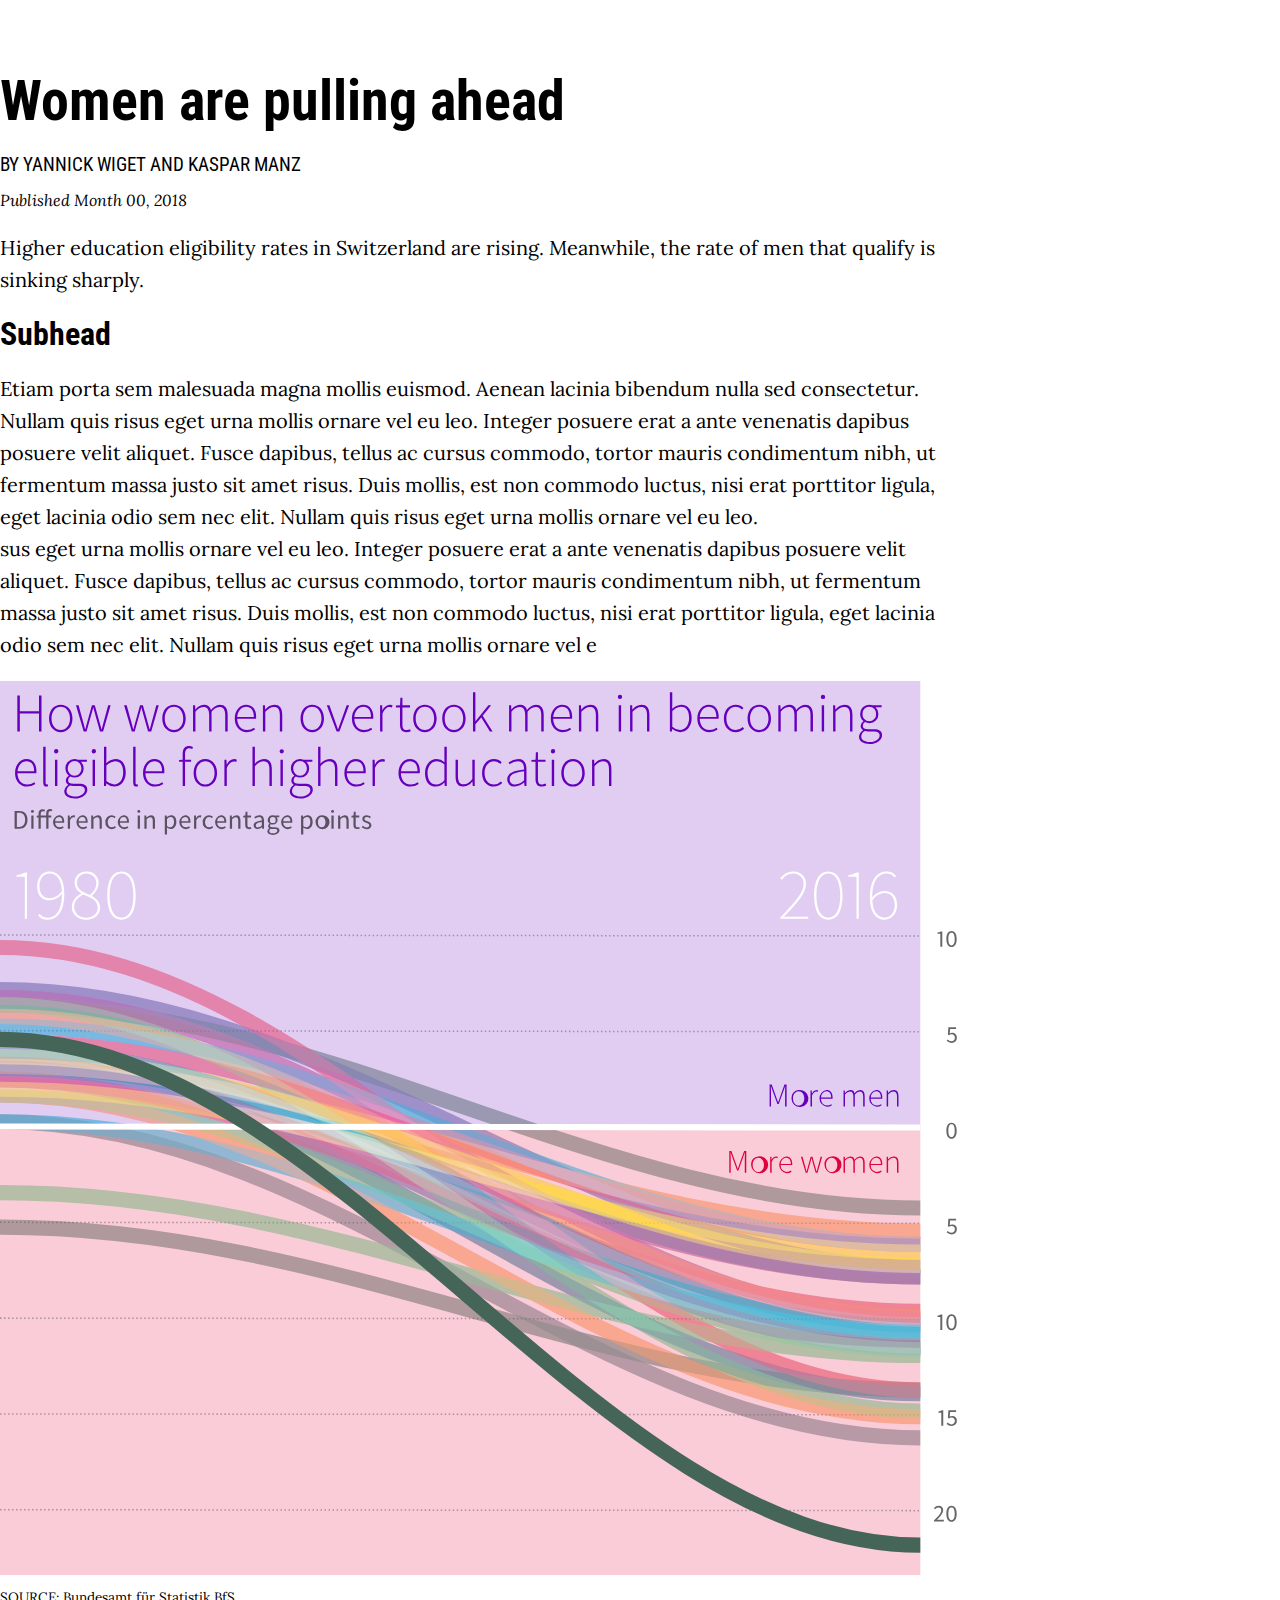
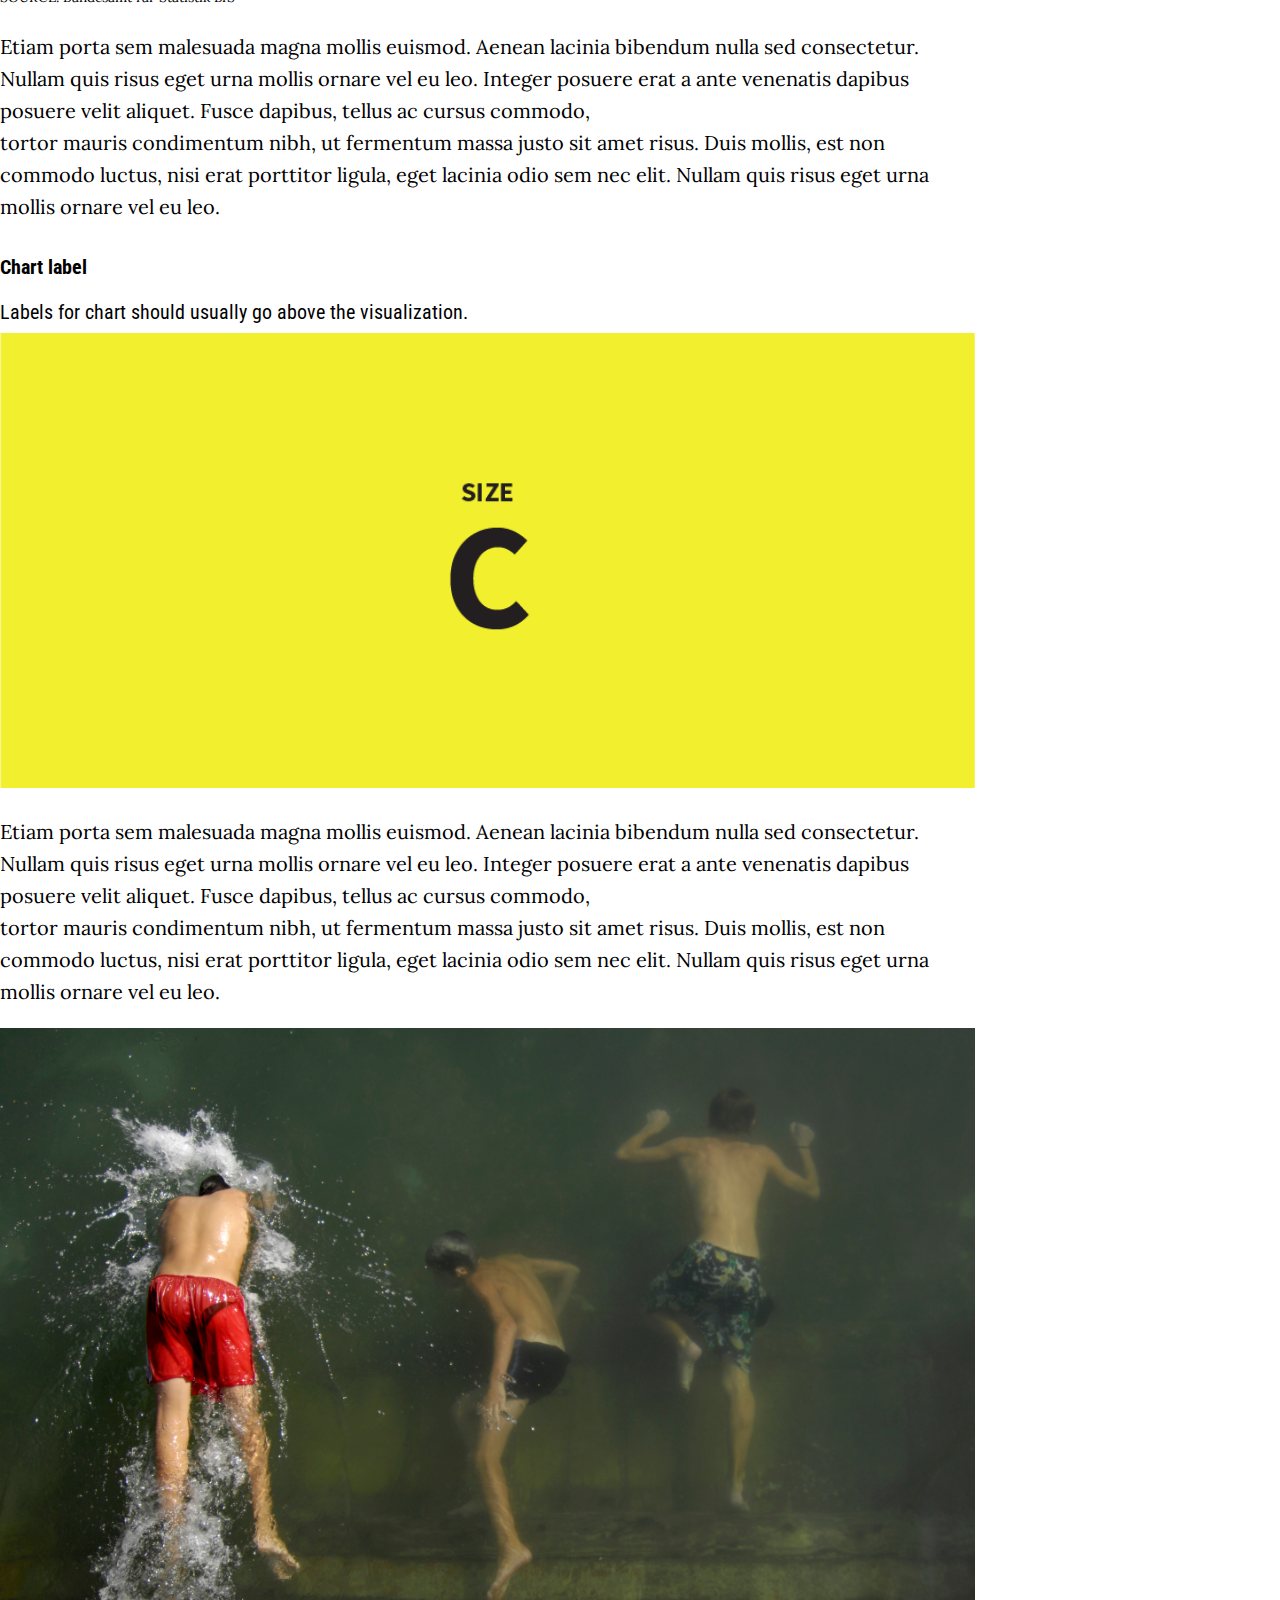
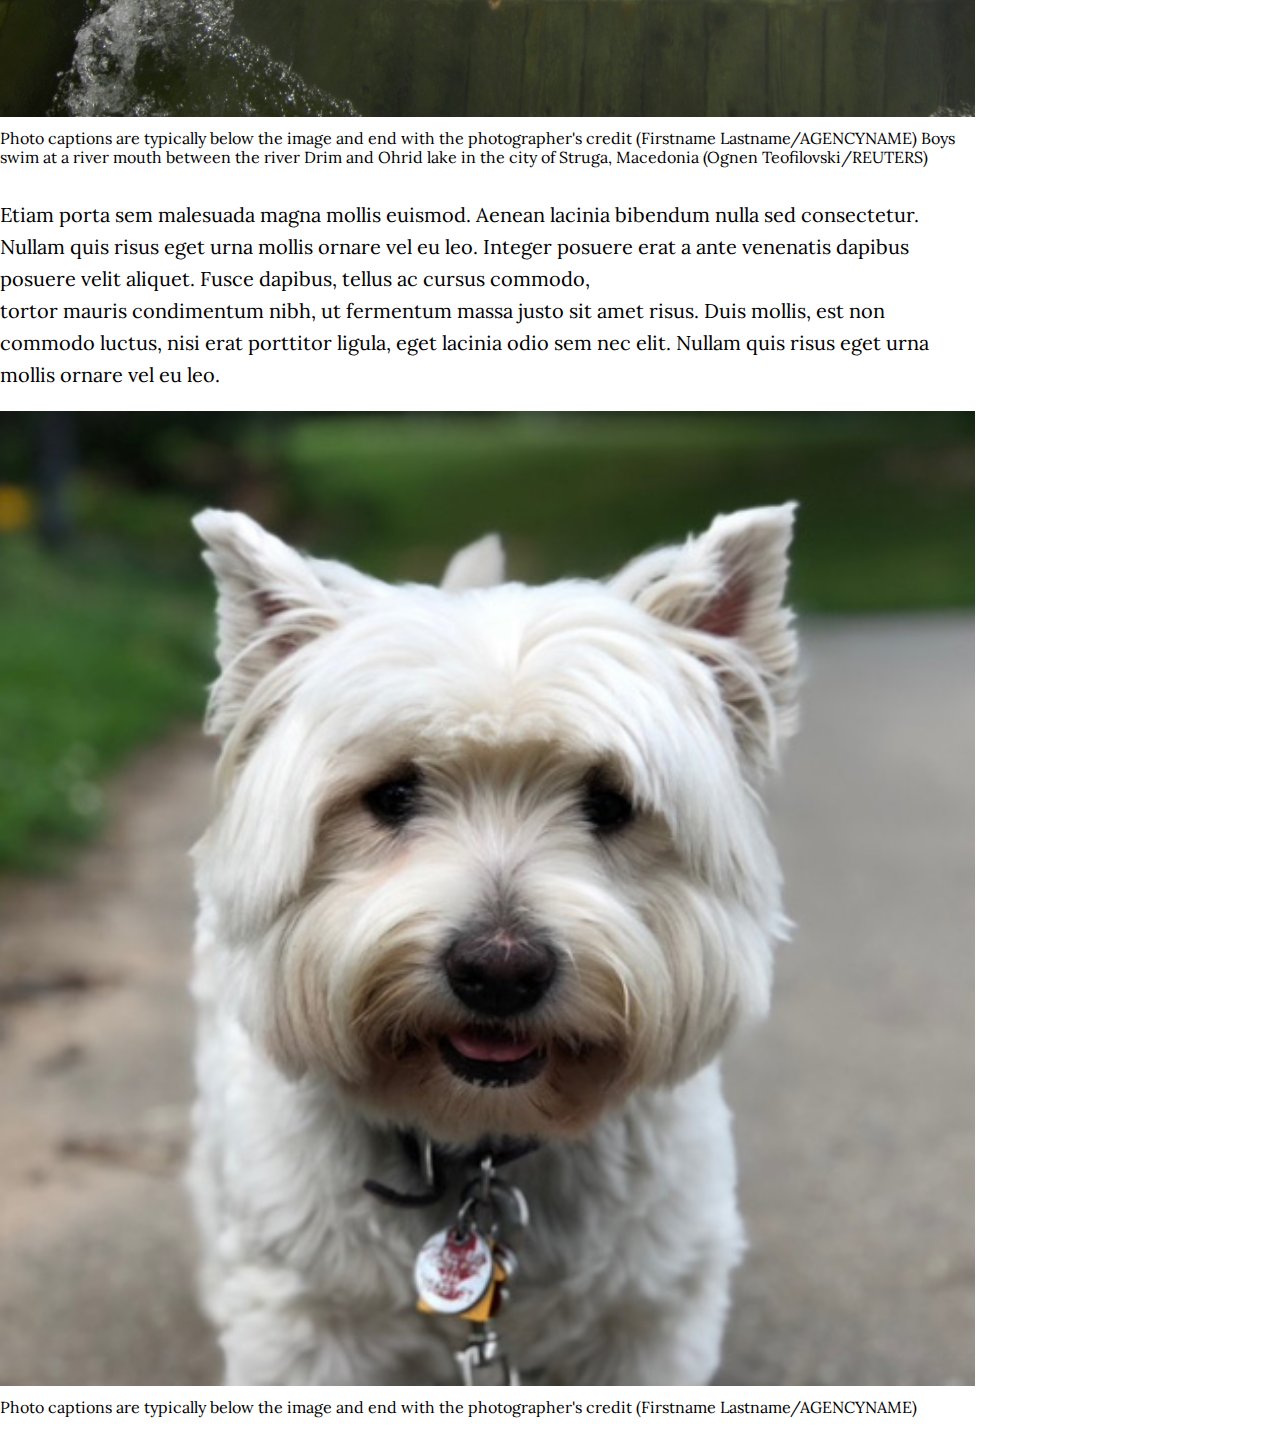
<file: code/01-university-eligibility/html project/index.html>
<!doctype html>
<html lang="en">
  <head>
    <!-- Required meta tags -->
    <meta charset="utf-8">
    <meta name="viewport" content="width=device-width, initial-scale=1, shrink-to-fit=no">
    <!-- Bootstrap CSS -->
    <link rel="stylesheet" href="https://stackpath.bootstrapcdn.com/bootstrap/4.1.1/css/bootstrap.min.css" integrity="sha384-WskhaSGFgHYWDcbwN70/dfYBj47jz9qbsMId/iRN3ewGhXQFZCSftd1LZCfmhktB" crossorigin="anonymous">
      
    <!-- Your CSS files -->
    <link rel="stylesheet" href="style/app.css">
    
    <!-- google fonts: Roboto Condensed(super-font) and Lora(sub-font) -->
    <link href="https://fonts.googleapis.com/css?family=Roboto+Condensed:300,400,700" rel="stylesheet">
    <link href="https://fonts.googleapis.com/css?family=Lora:400,400i,700" rel="stylesheet"> 
  
      
      
    <title>Lede page</title>
  </head>
    
  <body class="light-theme">
    <div class="container"><!-- start of the main container-->
        <div class="row justify-content-center"><!-- headline and intro -->
            <div class="col-lg-10 ">
                <h1 class="headline super-font">Women are pulling ahead</h1>
                <p class="credit super-font">BY Yannick Wiget and Kaspar Manz</p>
                <p class="date sub-font">Published Month 00, 2018</p>
                <p class="body-text sub-font">
                Higher education eligibility rates in Switzerland are rising. Meanwhile, the rate of men that qualify is sinking sharply.
                </p>
            </div>
        </div>
        
        
        
        

        

        <div class="row justify-content-center"><!-- headline and intro -->
            <div class="col-lg-10 ">
                <p class="subhead super-font">Subhead</p>
                <p class="body-text sub-font">
                Etiam porta sem malesuada magna mollis euismod. Aenean lacinia bibendum nulla sed consectetur. Nullam quis risus eget urna mollis ornare vel eu leo. Integer posuere erat a ante venenatis dapibus posuere velit aliquet. Fusce dapibus, tellus ac cursus commodo, tortor mauris condimentum nibh, ut fermentum massa justo sit amet risus. Duis mollis, est non commodo luctus, nisi erat porttitor ligula, eget lacinia odio sem nec elit. Nullam quis risus eget urna mollis ornare vel eu leo. <br>
                sus eget urna mollis ornare vel eu leo. Integer posuere erat a ante venenatis dapibus posuere velit aliquet. Fusce dapibus, tellus ac cursus commodo, tortor mauris condimentum nibh, ut fermentum massa justo sit amet risus. Duis mollis, est non commodo luctus, nisi erat porttitor ligula, eget lacinia odio sem nec elit. Nullam quis risus eget urna mollis ornare vel e
                </p>
            </div>
        </div>
    
<!-- start of one size B image -->
        <div class="row justify-content-center"> <!-- labels/deszcriptions and three charts for mobile -->
            <div class="col-md-10"><!-- left -->
                <!--<p class="label super-font">Chart label</p>-->
                <!--<p class="label-text super-font">Chart descriptiona liquet. Lorem ipsum dolor sit amet, consectetur adipisicing elit, sed do eiusmod tempor. </p>-->
                <img class="image" src="../change-cleaned.svg" alt="image description">
                <p class="note sub-font">
                SOURCE: Bundesamt für Statistik BfS
                </p>
            </div>
        </div>
<!-- end of one size B image -->


        <div class="row justify-content-center"><!-- headline and intro -->
            <div class="col-lg-10 ">
                <p class="body-text sub-font">
                Etiam porta sem malesuada magna mollis euismod. Aenean lacinia bibendum nulla sed consectetur. Nullam quis risus eget urna mollis ornare vel eu leo. Integer posuere erat a ante venenatis dapibus posuere velit aliquet. Fusce dapibus, tellus ac cursus commodo,<br>
                tortor mauris condimentum nibh, ut fermentum massa justo sit amet risus. Duis mollis, est non commodo luctus, nisi erat porttitor ligula, eget lacinia odio sem nec elit. Nullam quis risus eget urna mollis ornare vel eu leo.
                </p>
            </div>
        </div>





<!-- start of one size C image -->


        <div class="row justify-content-center"> 
            <div class="col-md-10">
                <p class="label super-font">Chart label</p>
                <p class="label-text super-font">Labels for chart should usually go above the visualization.</p>
            </div>
            <img class="image" src="style/images/template_size_C.png" alt="image description">
        </div>
        
        <div class="row justify-content-center"><!-- headline and intro -->
            <div class="col-lg-10 ">
                <p class="body-text sub-font">
                Etiam porta sem malesuada magna mollis euismod. Aenean lacinia bibendum nulla sed consectetur. Nullam quis risus eget urna mollis ornare vel eu leo. Integer posuere erat a ante venenatis dapibus posuere velit aliquet. Fusce dapibus, tellus ac cursus commodo,<br>
                tortor mauris condimentum nibh, ut fermentum massa justo sit amet risus. Duis mollis, est non commodo luctus, nisi erat porttitor ligula, eget lacinia odio sem nec elit. Nullam quis risus eget urna mollis ornare vel eu leo.
                </p>
            </div>
        </div>
        
        
        
        
        
        
        
        
        <div class="row justify-content-center"> 
            <div class="col-12">
                <img class="image" src="style/images/swimming.jpg" alt="image description">
            </div>
            <div class="col-md-10">
                <p class="caption sub-font">Photo captions are typically below the image and end with the photographer's credit (Firstname Lastname/AGENCYNAME) Boys swim at a river mouth between the river Drim and Ohrid lake in the city of Struga, Macedonia (Ognen Teofilovski/REUTERS)</p>
            </div>
        </div>
        
        <div class="row justify-content-center"><!-- headline and intro -->
        <div class="col-lg-10 ">
            <p class="body-text sub-font">
            Etiam porta sem malesuada magna mollis euismod. Aenean lacinia bibendum nulla sed consectetur. Nullam quis risus eget urna mollis ornare vel eu leo. Integer posuere erat a ante venenatis dapibus posuere velit aliquet. Fusce dapibus, tellus ac cursus commodo,<br>
            tortor mauris condimentum nibh, ut fermentum massa justo sit amet risus. Duis mollis, est non commodo luctus, nisi erat porttitor ligula, eget lacinia odio sem nec elit. Nullam quis risus eget urna mollis ornare vel eu leo.
            </p>
        </div>
        <div class="row justify-content-center no-gutters"> 
            <div class="col-md-5">
                <img class="image" src="style/images/pic_Size_A.jpeg" alt="image description">
                <p class="caption sub-font">Photo captions are typically below the image and end with the photographer's credit (Firstname Lastname/AGENCYNAME)</p>
            </div>
        </div>
    
            
            
    
        
        
        
        
        
      </div><!-- end of the main container-->
   
        

      
      
    <!-- Optional JavaScript -->
    <!-- jQuery first, then Popper.js, then Bootstrap JS -->
    <script src="https://code.jquery.com/jquery-3.3.1.slim.min.js" integrity="sha384-q8i/X+965DzO0rT7abK41JStQIAqVgRVzpbzo5smXKp4YfRvH+8abtTE1Pi6jizo" crossorigin="anonymous"></script>
    <script src="https://cdnjs.cloudflare.com/ajax/libs/popper.js/1.14.3/umd/popper.min.js" integrity="sha384-ZMP7rVo3mIykV+2+9J3UJ46jBk0WLaUAdn689aCwoqbBJiSnjAK/l8WvCWPIPm49" crossorigin="anonymous"></script>
    <script src="https://stackpath.bootstrapcdn.com/bootstrap/4.1.1/js/bootstrap.min.js" integrity="sha384-smHYKdLADwkXOn1EmN1qk/HfnUcbVRZyYmZ4qpPea6sjB/pTJ0euyQp0Mk8ck+5T" crossorigin="anonymous"></script>
  </body>
</html>
</file>
<file: code/01-university-eligibility/html project/style/app.css>
body {
    padding-top:60px;
    margin: auto;
}


/* choose a light or dark theme to add to the body tag. */
.dark-theme {
    background-color: #181414;
    color: #fcfbfb;   
}
.light-theme {
    background-color: white;
    color: black;    
}

.container {
        max-width: 975px;
}

/* ******** */

.image {
    width: 100%;
}



/*
super-font
.headline
.kicker
.subhead
.label
.label-text
.credit

sub-font
.date
.body-text
.note
*/



.super-font {
    font-family: 'Roboto Condensed', sans-serif;
}
.sub-font {
    font-family: 'Lora', serif;
}



.headline {
    font-size: 3.5rem;
    line-height: 0.9;
    margin-bottom: 0.25rem;
    margin-top: 1rem;
    font-weight: 700;
}

.body-text {
    font-size: 1.25rem;
    line-height: 1.6;
    margin-top: 1.5rem;

}

.kicker {
    font-size: 1.5rem;
    line-height: 1;
    margin-bottom: 0.5rem;
    margin-top: 1rem;
    font-weight: 300;
    text-transform: uppercase;
}

.credit  {
    font-size: 1.2rem;
    line-height: 0.75;
    margin-top: 2rem;
    font-weight: 400;
    text-transform: uppercase;
}

.date {
    font-size: 1rem;
    line-height: 1;
    margin-top: 0.25;
    font-weight: 400;
    font-style: italic;
}

.subhead {
    font-size: 2rem;
    line-height: 0.9;
    margin-bottom: 0.5rem;
    margin-top: 1.5rem;
    font-weight: 700;
}

.label {
    font-size: 1.25rem;
    line-height: 1.25;
    margin-top: 2rem;
    margin-bottom: 0.5rem;
    font-weight: 700;
}

.label-text {
    font-size: 1.25rem;
    line-height: 1.25;
    margin-bottom: 0.5rem;
    font-weight: 400;
}

.note {
    font-size: 0.85rem;
    line-height: 1.5;
    margin-top: 0.5rem;
    margin-bottom: 1.25rem;
    font-weight: 400;
}
.caption  {
    font-size: 1rem;
    line-height: 1.2;
    margin-top: 0.5rem;
    margin-bottom: 2rem;
    font-weight: 400;
}
</file>
